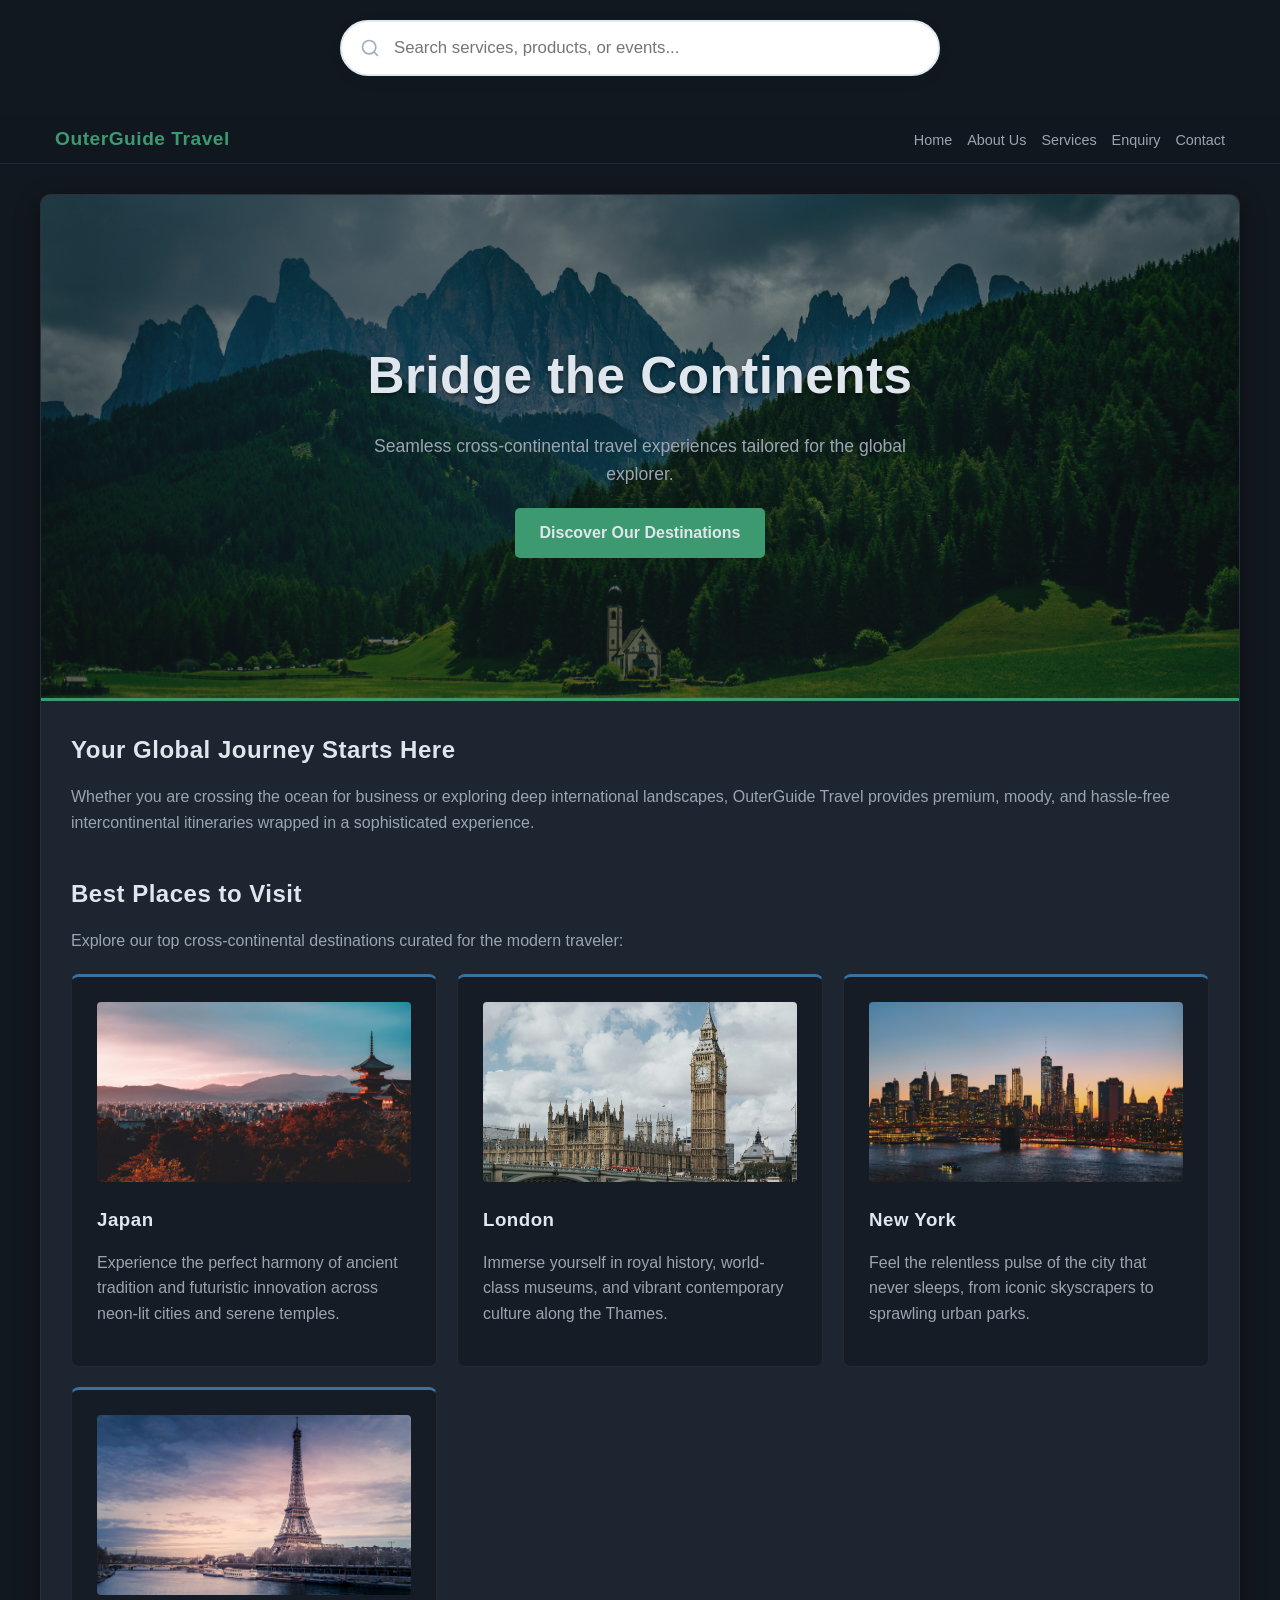
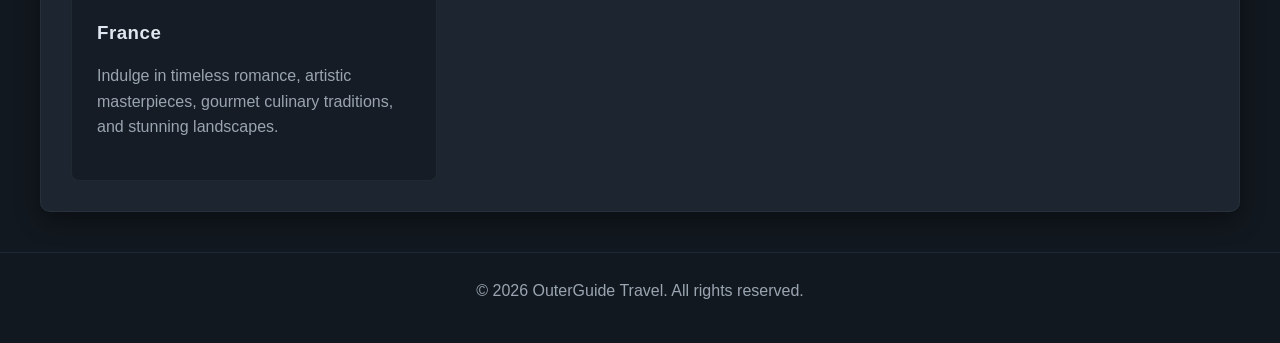
<file: index.html>
<!DOCTYPE html>
<html lang="en">
<head>
    <meta charset="UTF-8">
    <meta name="viewport" content="width=device-width, initial-scale=1.0">
    <title>OuterGuide Travel - Home</title>
    <!-- Linking external CSS -->
    <link rel="stylesheet" href="../Css/style.css">
</head>
<!-- Enhanced Search Bar -->
<div class="search-container">
    <svg class="search-icon" xmlns="http://www.w3.org/2000/svg" viewBox="0 0 24 24" fill="none" stroke="currentColor" stroke-width="2" stroke-linecap="round" stroke-linejoin="round">
        <circle cx="11" cy="11" r="8"></circle>
        <line x1="21" y1="21" x2="16.65" y2="16.65"></line>
    </svg>
    <input type="text" id="searchInput" placeholder="Search services, products, or events...">
</div>
<body>
    <header>
        <nav>
            <div class="logo">OuterGuide Travel</div>
            <ul>
                <li><a href="index.html">Home</a></li>
                <li><a href="about.html">About Us</a></li>
                <li><a href="services.html">Services</a></li>
                <li><a href="enquiries.html">Enquiry</a></li>
                <li><a href="contact.html">Contact</a></li>
            </ul>
        </nav>
    </header>

    <main>
        <!-- Hero Section -->
        <section class="hero">
            <h1>Bridge the Continents</h1>
            <p>Seamless cross-continental travel experiences tailored for the global explorer.</p>
            <a href="services.html" class="btn">Discover Our Destinations</a>
        </section>

        <!-- Intro Section -->
        <section class="intro">
            <h2>Your Global Journey Starts Here</h2>
            <p>Whether you are crossing the ocean for business or exploring deep international landscapes, OuterGuide Travel provides premium, moody, and hassle-free intercontinental itineraries wrapped in a sophisticated experience.</p>
        </section>

        <!-- Best Places to Visit Section -->
        <section class="destinations" style="margin-top: 40px;">
            <h2>Best Places to Visit</h2>
            <p>Explore our top cross-continental destinations curated for the modern traveler:</p>
            
            <div class="grid-container">
                <!-- Japan -->
                <div class="card destination-card">
                    <img src="../Images/japan.jpg" alt="Japan" style="width: 100%; height: 180px; object-fit: cover; border-radius: 4px; margin-bottom: 15px;">
                    <h3>Japan</h3>
                    <p>Experience the perfect harmony of ancient tradition and futuristic innovation across neon-lit cities and serene temples.</p>
                </div>

                <!-- London -->
                <div class="card destination-card">
                    <img src="../Images/london.jpg" alt="London" style="width: 100%; height: 180px; object-fit: cover; border-radius: 4px; margin-bottom: 15px;">
                    <h3>London</h3>
                    <p>Immerse yourself in royal history, world-class museums, and vibrant contemporary culture along the Thames.</p>
                </div>

                <!-- New York -->
                <div class="card destination-card">
                    <img src="../Images/new-york.jpg" alt="New York" style="width: 100%; height: 180px; object-fit: cover; border-radius: 4px; margin-bottom: 15px;">
                    <h3>New York</h3>
                    <p>Feel the relentless pulse of the city that never sleeps, from iconic skyscrapers to sprawling urban parks.</p>
                </div>

                <!-- France -->
                <div class="card destination-card">
                    <img src="../Images/france.jpg" alt="France" style="width: 100%; height: 180px; object-fit: cover; border-radius: 4px; margin-bottom: 15px;">
                    <h3>France</h3>
                    <p>Indulge in timeless romance, artistic masterpieces, gourmet culinary traditions, and stunning landscapes.</p>
                </div>
            </div>
        </section>
    </main>

    <footer>
        <p>&copy; 2026 OuterGuide Travel. All rights reserved.</p>
    </footer>
</body>
</html>
    <script src="script.js"></script>
</body>
</html>
</file>
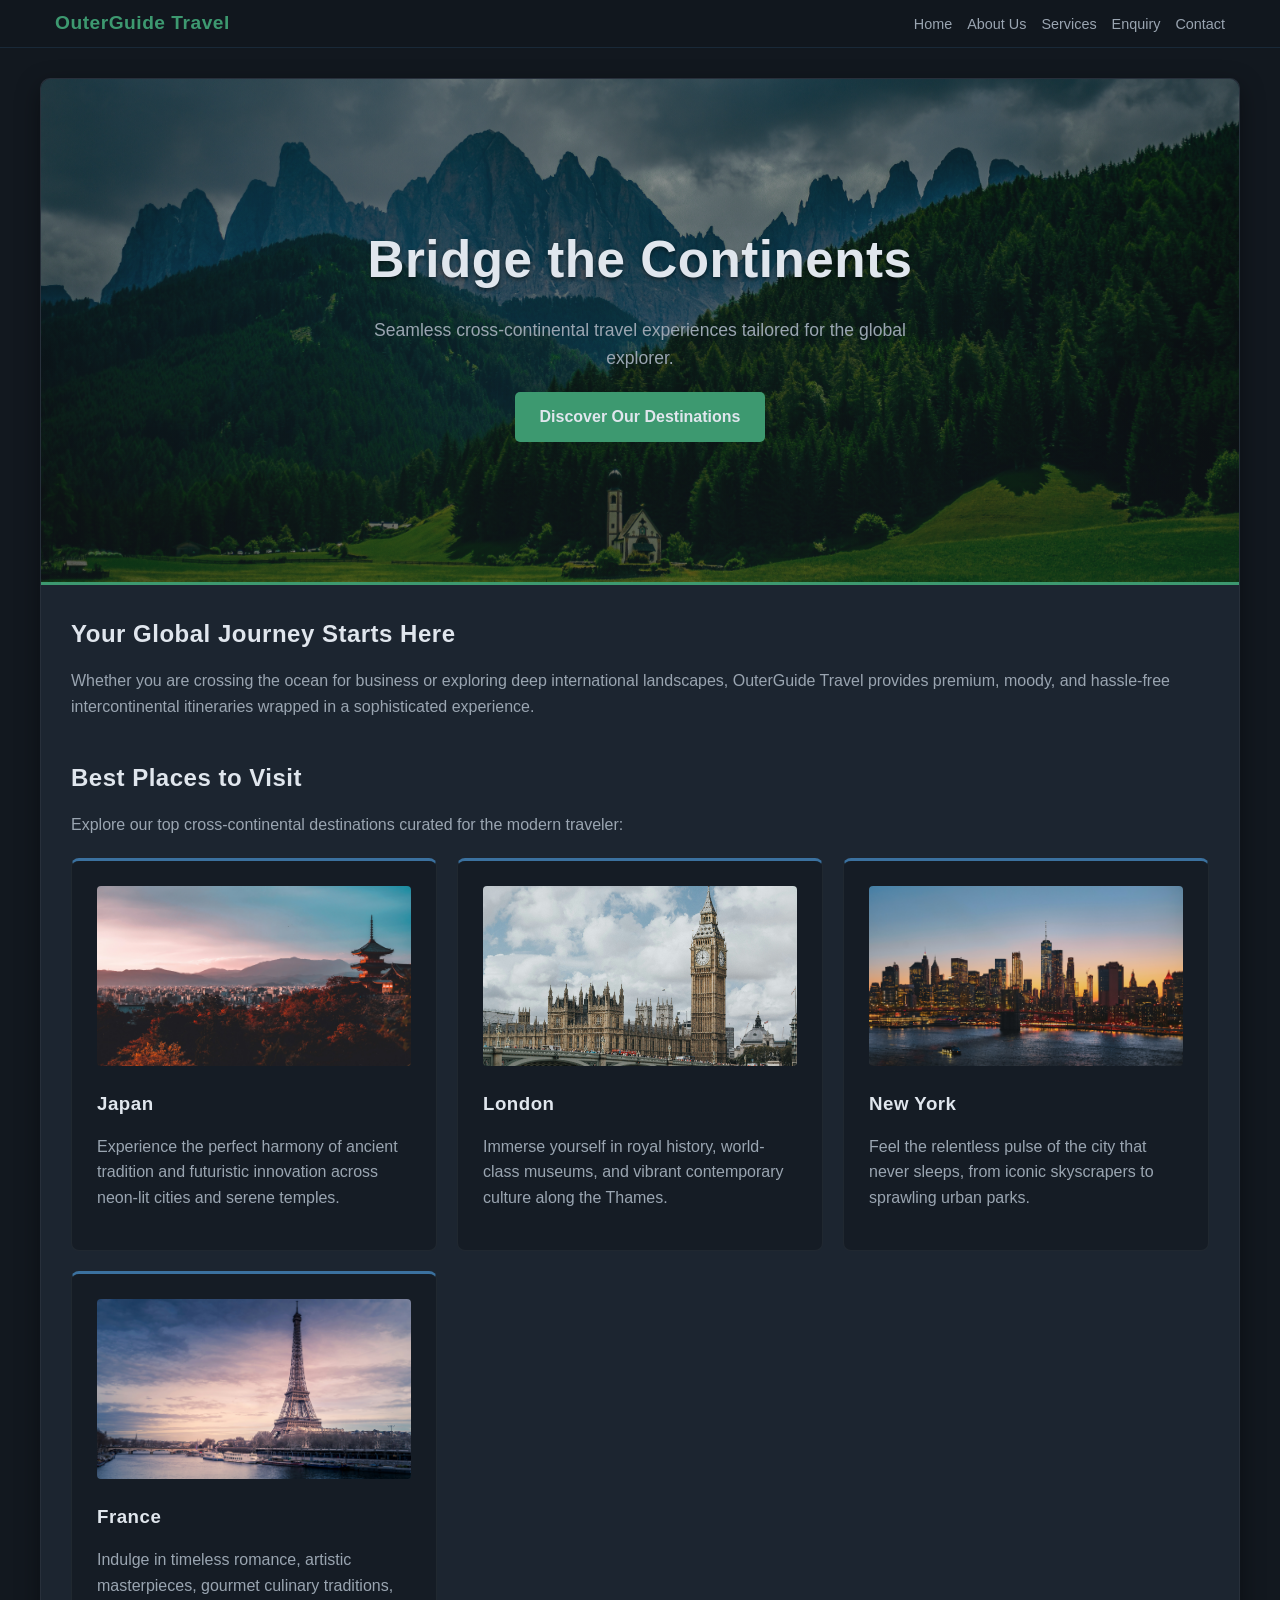
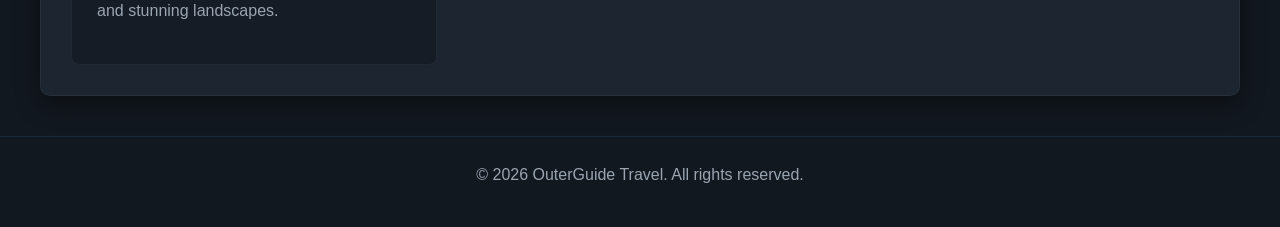
<file: OuterGuide/private/index.html>
<!DOCTYPE html>
<html lang="en">
<head>
    <meta charset="UTF-8">
    <meta name="viewport" content="width=device-width, initial-scale=1.0">
    <title>OuterGuide Travel - Home</title>
    <!-- Linking external CSS -->
    <link rel="stylesheet" href="../Css/style.css">
</head>
<body>
    <header>
        <nav>
            <div class="logo">OuterGuide Travel</div>
            <ul>
                <li><a href="index.html">Home</a></li>
                <li><a href="about.html">About Us</a></li>
                <li><a href="services.html">Services</a></li>
                <li><a href="enquiries.html">Enquiry</a></li>
                <li><a href="contact.html">Contact</a></li>
            </ul>
        </nav>
    </header>

    <main>
        <!-- Hero Section -->
        <section class="hero">
            <h1>Bridge the Continents</h1>
            <p>Seamless cross-continental travel experiences tailored for the global explorer.</p>
            <a href="services.html" class="btn">Discover Our Destinations</a>
        </section>

        <!-- Intro Section -->
        <section class="intro">
            <h2>Your Global Journey Starts Here</h2>
            <p>Whether you are crossing the ocean for business or exploring deep international landscapes, OuterGuide Travel provides premium, moody, and hassle-free intercontinental itineraries wrapped in a sophisticated experience.</p>
        </section>

        <!-- Best Places to Visit Section -->
        <section class="destinations" style="margin-top: 40px;">
            <h2>Best Places to Visit</h2>
            <p>Explore our top cross-continental destinations curated for the modern traveler:</p>
            
            <div class="grid-container">
                <!-- Japan -->
                <div class="card destination-card">
                    <img src="../Images/japan.jpg" alt="Japan" style="width: 100%; height: 180px; object-fit: cover; border-radius: 4px; margin-bottom: 15px;">
                    <h3>Japan</h3>
                    <p>Experience the perfect harmony of ancient tradition and futuristic innovation across neon-lit cities and serene temples.</p>
                </div>

                <!-- London -->
                <div class="card destination-card">
                    <img src="../Images/london.jpg" alt="London" style="width: 100%; height: 180px; object-fit: cover; border-radius: 4px; margin-bottom: 15px;">
                    <h3>London</h3>
                    <p>Immerse yourself in royal history, world-class museums, and vibrant contemporary culture along the Thames.</p>
                </div>

                <!-- New York -->
                <div class="card destination-card">
                    <img src="../Images/new-york.jpg" alt="New York" style="width: 100%; height: 180px; object-fit: cover; border-radius: 4px; margin-bottom: 15px;">
                    <h3>New York</h3>
                    <p>Feel the relentless pulse of the city that never sleeps, from iconic skyscrapers to sprawling urban parks.</p>
                </div>

                <!-- France -->
                <div class="card destination-card">
                    <img src="../Images/france.jpg" alt="France" style="width: 100%; height: 180px; object-fit: cover; border-radius: 4px; margin-bottom: 15px;">
                    <h3>France</h3>
                    <p>Indulge in timeless romance, artistic masterpieces, gourmet culinary traditions, and stunning landscapes.</p>
                </div>
            </div>
        </section>
    </main>

    <footer>
        <p>&copy; 2026 OuterGuide Travel. All rights reserved.</p>
    </footer>
</body>
</html>
</file>
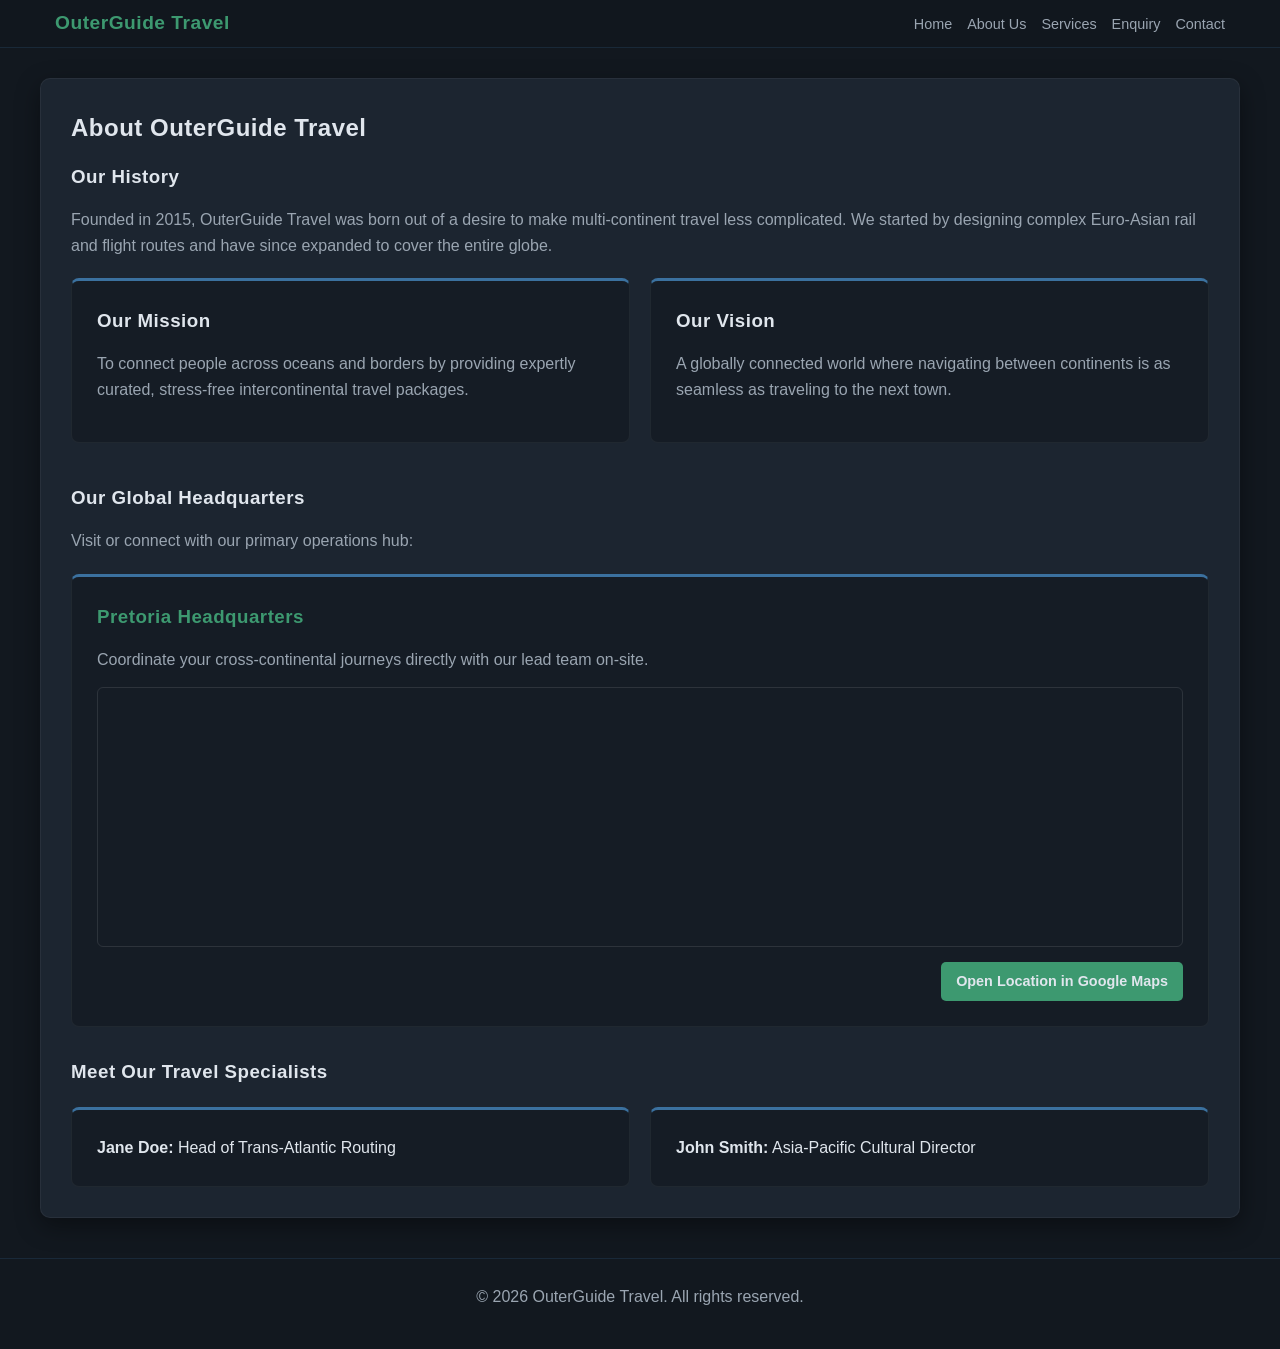
<file: about.html>
<!DOCTYPE html>
<html lang="en">
<head>
    <meta charset="UTF-8">
    <meta name="viewport" content="width=device-width, initial-scale=1.0">
    <title>OuterGuide Travel - About Us</title>
    <link rel="stylesheet" href="../Css/style.css">
</head>
<body>
    <header>
        <nav>
            <div class="logo">OuterGuide Travel</div>
            <ul>
                <li><a href="index.html">Home</a></li>
                <li><a href="about.html">About Us</a></li>
                <li><a href="services.html">Services</a></li>
                <li><a href="enquiries.html">Enquiry</a></li>
                <li><a href="contact.html">Contact</a></li>
            </ul>
        </nav>
    </header>

    <main>
        <h2>About OuterGuide Travel</h2>
        
        <section>
            <h3>Our History</h3>
            <p>Founded in 2015, OuterGuide Travel was born out of a desire to make multi-continent travel less complicated. We started by designing complex Euro-Asian rail and flight routes and have since expanded to cover the entire globe.</p>
        </section>

        <section class="grid-container">
            <div class="card">
                <h3>Our Mission</h3>
                <p>To connect people across oceans and borders by providing expertly curated, stress-free intercontinental travel packages.</p>
            </div>
            <div class="card">
                <h3>Our Vision</h3>
                <p>A globally connected world where navigating between continents is as seamless as traveling to the next town.</p>
            </div>
        </section>

        <!-- Headquarters Location & Map Section -->
        <section style="margin-top: 40px;">
            <h3>Our Global Headquarters</h3>
            <p>Visit or connect with our primary operations hub:</p>
            
            <div class="card" style="margin-top: 20px;">
                <h3 style="color: var(--primary-green);">Pretoria Headquarters</h3>
                <p>Coordinate your cross-continental journeys directly with our lead team on-site.</p>
                
                <!-- Interactive Embedded Map Container -->
                <div style="margin-top: 15px; border-radius: 6px; overflow: hidden; border: 1px solid rgba(255, 255, 255, 0.1);">
                    <iframe 
                        src="https://www.google.com/maps/embed?pb=!1m18!1m12!1m3!1d3592.8!2d28.2!3d-25.7!2m3!1f0!2f0!3f0!3m2!1i1024!2i768!4f13.1!3m3!1m2!1s0x0%3A0x0!2zMjXCsDQyJzAwLjAiUyAyOMKwMTInMDAuMCJF!5e0!3m2!1sen!2sza!4v1710000000000!5m2!1sen!2sza" 
                        width="100%" 
                        height="250" 
                        style="border:0;" 
                        allowfullscreen="" 
                        loading="lazy">
                    </iframe>
                </div>
                
                <!-- Optional direct link using your provided map share link -->
                <div style="margin-top: 15px; text-align: right;">
                    <a href="https://maps.app.goo.gl/orMYNFwPWMpBzc8D6" target="_blank" class="btn" style="padding: 8px 15px; font-size: 0.9rem;">Open Location in Google Maps</a>
                </div>
            </div>
        </section>

        <section style="margin-top: 30px;">
            <h3>Meet Our Travel Specialists</h3>
            <ul class="grid-container" style="list-style: none;">
                <li class="card"><strong>Jane Doe:</strong> Head of Trans-Atlantic Routing</li>
                <li class="card"><strong>John Smith:</strong> Asia-Pacific Cultural Director</li>
            </ul>
        </section>
    </main>

    <footer>
        <p>&copy; 2026 OuterGuide Travel. All rights reserved.</p>
    </footer>
</body>
</html>
</file>
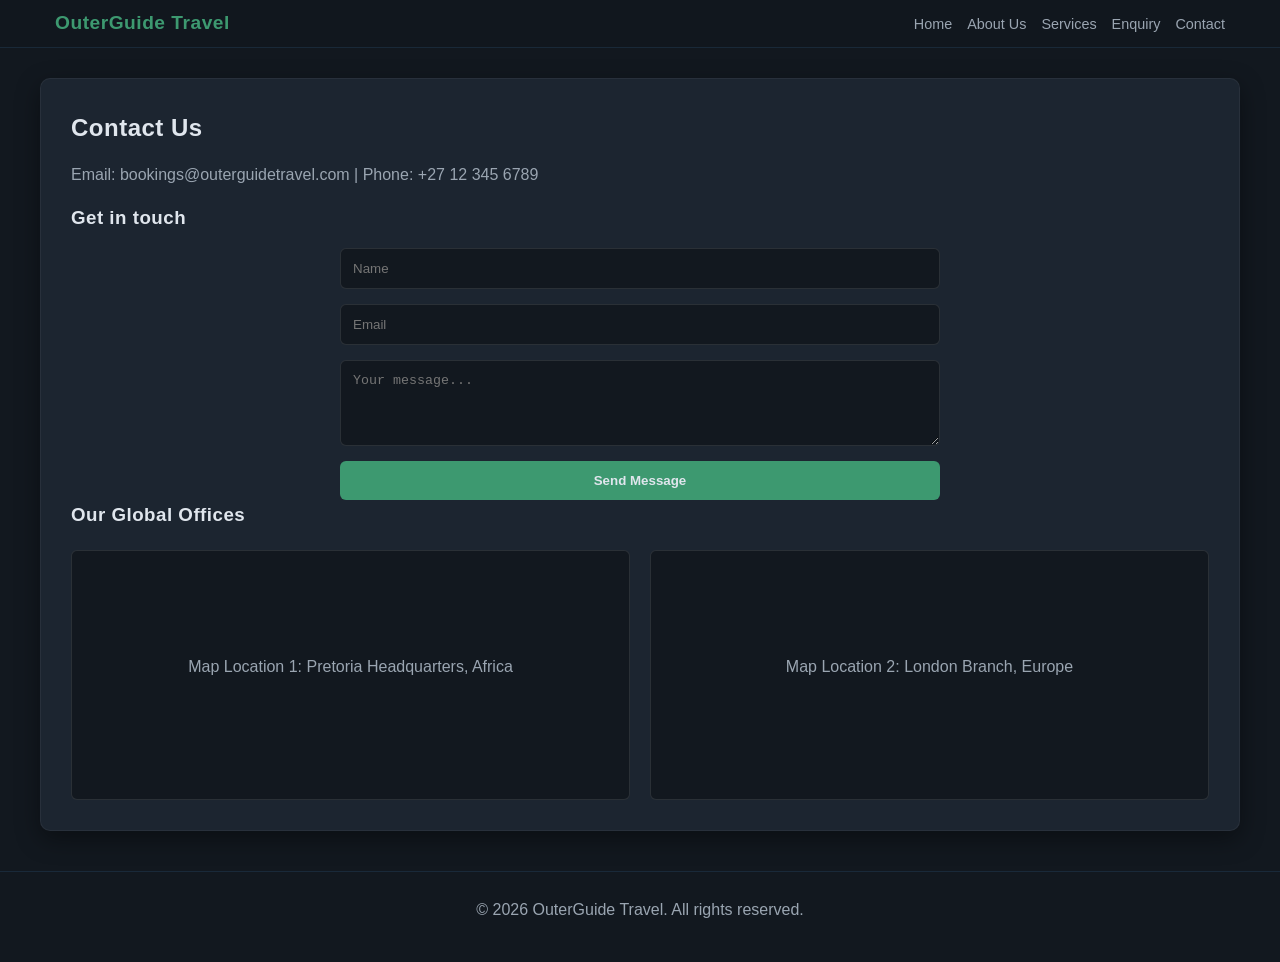
<file: contact.html>
<!DOCTYPE html>
<html lang="en">
<head>
    <meta charset="UTF-8">
    <meta name="viewport" content="width=device-width, initial-scale=1.0">
    <title>OuterGuide Travel - Contact</title>
    <link rel="stylesheet" href="../Css/style.css">
</head>
<body>
    <header>
        <nav>
            <div class="logo">OuterGuide Travel</div>
            <ul>
                <li><a href="index.html">Home</a></li>
                <li><a href="about.html">About Us</a></li>
                <li><a href="services.html">Services</a></li>
                <li><a href="enquiries.html">Enquiry</a></li>
                <li><a href="contact.html">Contact</a></li>
            </ul>
        </nav>
    </header>

    <main>
        <h2>Contact Us</h2>
        <p>Email: bookings@outerguidetravel.com | Phone: +27 12 345 6789</p>
        
        <section>
            <h3>Get in touch</h3>
            <form action="#" method="POST">
                <input type="text" placeholder="Name" required>
                <input type="email" placeholder="Email" required>
                <textarea placeholder="Your message..." rows="4" required></textarea>
                <button type="submit">Send Message</button>
            </form>
        </section>

        <section>
            <h3>Our Global Offices</h3>
            <div class="map-container">
                <div class="map">
                    <p>Map Location 1: Pretoria Headquarters, Africa</p>
                </div>
                <div class="map">
                    <p>Map Location 2: London Branch, Europe</p>
                </div>
            </div>
        </section>
    </main>

    <footer>
        <p>&copy; 2026 OuterGuide Travel. All rights reserved.</p>
    </footer>
</body>
</html>
</file>
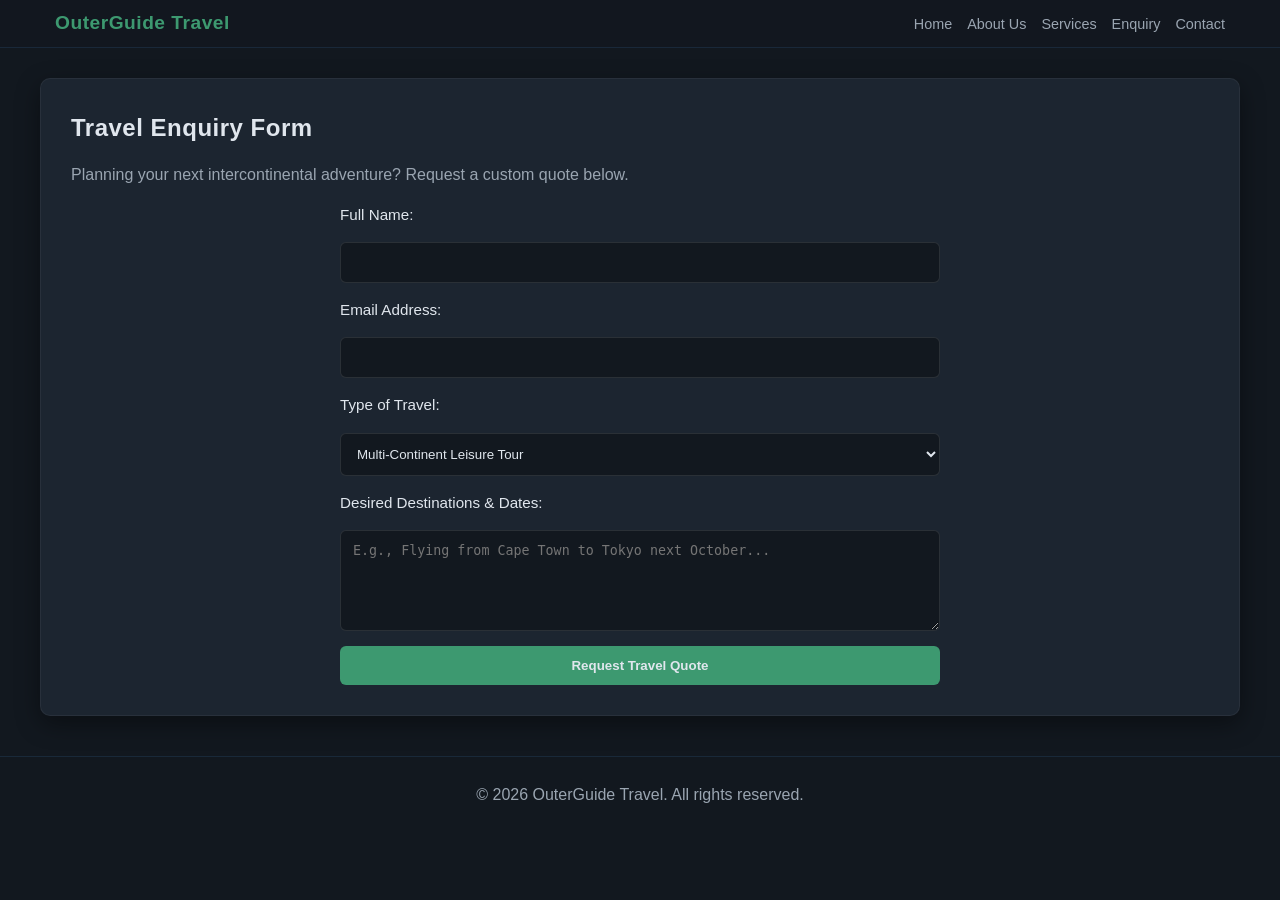
<file: enquiries.html>
<!DOCTYPE html>
<html lang="en">
<head>
    <meta charset="UTF-8">
    <meta name="viewport" content="width=device-width, initial-scale=1.0">
    <title>OuterGuide Travel - Enquiry</title>
    <link rel="stylesheet" href="../Css/style.css">
</head>
<body>
    <header>
        <nav>
            <div class="logo">OuterGuide Travel</div>
            <ul>
                <li><a href="index.html">Home</a></li>
                <li><a href="about.html">About Us</a></li>
                <li><a href="services.html">Services</a></li>
                <li><a href="enquiries.html">Enquiry</a></li>
                <li><a href="contact.html">Contact</a></li>
            </ul>
        </nav>
    </header>

    <main>
        <h2>Travel Enquiry Form</h2>
        <p>Planning your next intercontinental adventure? Request a custom quote below.</p>
        
        <form action="#" method="POST">
            <label for="name">Full Name:</label>
            <input type="text" id="name" name="name" required>

            <label for="email">Email Address:</label>
            <input type="email" id="email" name="email" required>

            <label for="interest">Type of Travel:</label>
            <select id="interest" name="interest">
                <option value="multi-continent">Multi-Continent Leisure Tour</option>
                <option value="corporate">Corporate Intercontinental Travel</option>
                <option value="visa-help">Visa & Routing Assistance Only</option>
            </select>

            <label for="message">Desired Destinations & Dates:</label>
            <textarea id="message" name="message" rows="5" placeholder="E.g., Flying from Cape Town to Tokyo next October..." required></textarea>

            <button type="submit">Request Travel Quote</button>
        </form>
    </main>

    <footer>
        <p>&copy; 2026 OuterGuide Travel. All rights reserved.</p>
    </footer>
</body>
</html>
</file>
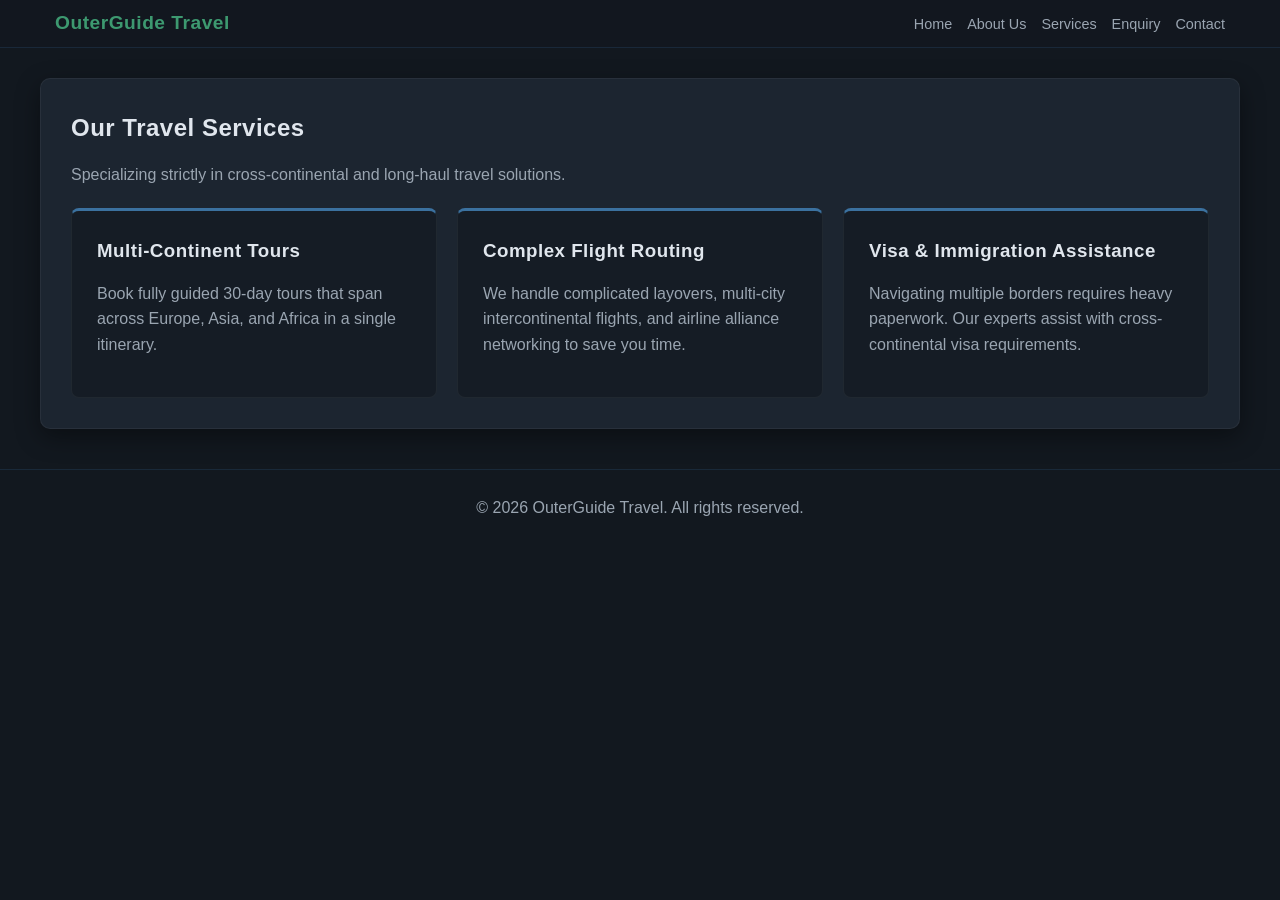
<file: services.html>
<!DOCTYPE html>
<html lang="en">
<head>
    <meta charset="UTF-8">
    <meta name="viewport" content="width=device-width, initial-scale=1.0">
    <title>OuterGuide Travel - Services</title>
    <link rel="stylesheet" href="../Css/style.css">
</head>
<body>
    <header>
        <nav>
            <div class="logo">OuterGuide Travel</div>
            <ul>
                <li><a href="index.html">Home</a></li>
                <li><a href="about.html">About Us</a></li>
                <li><a href="services.html">Services</a></li>
                <li><a href="enquiries.html">Enquiry</a></li>
                <li><a href="contact.html">Contact</a></li>
            </ul>
        </nav>
    </header>

    <main>
        <h2>Our Travel Services</h2>
        <p>Specializing strictly in cross-continental and long-haul travel solutions.</p>
        
        <div class="grid-container">
            <div class="card">
                <h3>Multi-Continent Tours</h3>
                <p>Book fully guided 30-day tours that span across Europe, Asia, and Africa in a single itinerary.</p>
            </div>
            <div class="card">
                <h3>Complex Flight Routing</h3>
                <p>We handle complicated layovers, multi-city intercontinental flights, and airline alliance networking to save you time.</p>
            </div>
            <div class="card">
                <h3>Visa & Immigration Assistance</h3>
                <p>Navigating multiple borders requires heavy paperwork. Our experts assist with cross-continental visa requirements.</p>
            </div>
        </div>
    </main>

    <footer>
        <p>&copy; 2026 OuterGuide Travel. All rights reserved.</p>
    </footer>
</body>
</html>
</file>
<file: Css/style.css>
/* =========================================================
   BASE STYLES & RESET (Dark & Warm Aesthetic)
   ========================================================= */
* {
    margin: 0;
    padding: 0;
    box-sizing: border-box;
}

:root {
    /* Dark, Warm, High-Contrast Color Palette */
    --bg-dark: #12181f;           /* Deep charcoal/navy background */
    --card-dark: #1c2530;         /* Slightly lighter container tone */
    --primary-blue: #3b719f;      /* Muted, elegant warm blue */
    --primary-green: #3d9970;     /* Deep atmospheric emerald green */
    --text-light: #e0e6ed;        /* Soft warm off-white for readability */
    --text-muted: #9aa5b1;        /* Muted gray-blue for secondary text */
    --accent-gold: #d4af37;       /* Warm subtle accent */
}

body {
    font-family: 'Segoe UI', Tahoma, Geneva, Verdana, sans-serif;
    line-height: 1.6;
    color: var(--text-light);
    background-color: var(--bg-dark);
}

/* =========================================================
   TYPOGRAPHY
   ========================================================= */
h1, h2, h3 {
    margin-bottom: 15px;
    color: var(--text-light);
    letter-spacing: 0.5px;
}

p {
    margin-bottom: 15px;
    color: var(--text-muted);
}

a {
    text-decoration: none;
    color: var(--text-light);
}

/* =========================================================
   LAYOUT & COMPACT HEADER/NAVIGATION
   ========================================================= */
header {
    background-color: rgba(18, 24, 31, 0.95);
    border-bottom: 1px solid rgba(59, 113, 159, 0.2);
    position: sticky;
    top: 0;
    z-index: 1000;
    padding: 0.5rem 0;
}

nav {
    display: flex;
    justify-content: space-between;
    align-items: center;
    max-width: 1200px;
    margin: 0 auto;
    padding: 0 15px;
}

nav .logo {
    font-size: 1.2rem;
    font-weight: bold;
    color: var(--primary-green);
    letter-spacing: 0.5px;
}

nav ul {
    list-style: none;
    display: flex;
    gap: 15px;
}

nav ul li a {
    color: var(--text-muted);
    font-size: 0.9rem;
    transition: color 0.3s ease;
}

nav ul li a:hover {
    color: var(--primary-green);
}

main {
    max-width: 1200px;
    margin: 30px auto;
    padding: 30px;
    background-color: var(--card-dark);
    border-radius: 10px;
    box-shadow: 0 8px 24px rgba(0, 0, 0, 0.4);
    border: 1px solid rgba(255, 255, 255, 0.05);
}

/* =========================================================
   HERO SECTION (index.html) - Brighter & More Visible
   ========================================================= */
.hero {
    /* Lighter overlay opacity so hero-shot.jpg is much clearer and more visible */
    background-image: linear-gradient(rgba(18, 24, 31, 0.45), rgba(28, 37, 48, 0.45)), url('../Images/hero-shot.jpg');
    background-size: cover;
    background-position: center;
    color: var(--text-light);
    text-align: center;
    padding: 140px 20px;
    margin: -30px -30px 30px -30px;
    border-radius: 10px 10px 0 0;
    border-bottom: 3px solid var(--primary-green);
}

.hero h1 {
    color: var(--text-light);
    font-size: 3.2rem;
    text-shadow: 0 2px 4px rgba(0,0,0,0.5);
}

.hero p {
    color: var(--text-muted);
    font-size: 1.1rem;
    max-width: 600px;
    margin: 0 auto 20px auto;
}

/* Buttons with plane.png cursor */
.btn {
    display: inline-block;
    background-color: var(--primary-green);
    color: var(--text-light);
    padding: 12px 25px;
    border-radius: 5px;
    font-weight: 600;
    transition: background-color 0.3s ease, transform 0.2s ease;
    cursor: url('../Images/plane.png'), pointer;
}

.btn:hover {
    background-color: var(--primary-blue);
    transform: translateY(-2px);
}

/* =========================================================
   GRID LAYOUTS & CARDS
   ========================================================= */
.grid-container {
    display: grid;
    grid-template-columns: repeat(auto-fit, minmax(300px, 1fr));
    gap: 20px;
    margin-top: 20px;
}

.card {
    background: rgba(18, 24, 31, 0.6);
    border: 1px solid rgba(255, 255, 255, 0.05);
    padding: 25px;
    border-radius: 8px;
    border-top: 3px solid var(--primary-blue);
    transition: transform 0.3s ease;
}

.card:hover {
    transform: translateY(-4px);
    border-color: var(--primary-green);
}

.card h3 {
    color: var(--text-light);
}

/* Forms */
form {
    display: flex;
    flex-direction: column;
    gap: 15px;
    max-width: 600px;
    margin: 0 auto;
}

label {
    color: var(--text-light);
    font-size: 0.95rem;
}

form input, form select, form textarea {
    padding: 12px;
    background-color: var(--bg-dark);
    border: 1px solid rgba(255, 255, 255, 0.1);
    color: var(--text-light);
    border-radius: 6px;
}

form input:focus, form select:focus, form textarea:focus {
    outline: none;
    border-color: var(--primary-green);
}

form button {
    background-color: var(--primary-green);
    color: var(--text-light);
    padding: 12px;
    border: none;
    border-radius: 6px;
    font-weight: bold;
    transition: background-color 0.3s ease;
    cursor: url('../Images/plane.png'), pointer;
}

form button:hover {
    background-color: var(--primary-blue);
}

/* Map Containers */
.map-container {
    display: flex;
    gap: 20px;
    flex-wrap: wrap;
    margin-top: 20px;
}

.map {
    flex: 1;
    min-width: 300px;
    height: 250px;
    background-color: var(--bg-dark);
    border: 1px solid rgba(255, 255, 255, 0.1);
    border-radius: 6px;
    display: flex;
    align-items: center;
    justify-content: center;
    color: var(--text-muted);
}

/* =========================================================
   FOOTER
   ========================================================= */
footer {
    text-align: center;
    padding: 25px;
    background-color: var(--bg-dark);
    color: var(--text-muted);
    border-top: 1px solid rgba(59, 113, 159, 0.2);
    margin-top: 40px;
}

/* =========================================================
   RESPONSIVE DESIGN (Optimized Mobile Nav)
   ========================================================= */
@media (max-width: 768px) {
    header {
        padding: 8px 0;
    }

    nav {
        flex-direction: row;
        justify-content: space-between;
        align-items: center;
    }
    
    nav ul {
        gap: 10px;
    }

    nav ul li a {
        font-size: 0.8rem;
        padding: 4px 4px;
    }
    
    .hero {
        padding: 80px 20px;
        margin: -20px -20px 20px -20px;
    }

    .hero h1 {
        font-size: 2.2rem;
    }
}
/* Lightbox Styles */
.lightbox-overlay {
    display: none;
    position: fixed;
    z-index: 1000;
    left: 0;
    top: 0;
    width: 100%;
    height: 100%;
    background-color: rgba(0, 0, 0, 0.8);
    justify-content: center;
    align-items: center;
}

.lightbox-content {
    position: relative;
    max-width: 80%;
    max-height: 80vh;
}

.lightbox-img {
    width: 100%;
    height: auto;
    border-radius: 4px;
}

.lightbox-close {
    position: absolute;
    top: -40px;
    right: 0;
    color: #fff;
    font-size: 35px;
    font-weight: bold;
    cursor: pointer;
}
/* Container wrapper to center and give width */
.search-container {
    position: relative;
    max-width: 600px;
    margin: 20px auto 40px auto; /* Centers on page with spacing top/bottom */
}

/* The Search Input Box */
.search-container input[type="text"] {
    width: 100%;
    padding: 16px 20px 16px 52px; /* Extra left padding to make space for the icon */
    font-size: 1.05rem;
    font-family: inherit;
    color: #2d3748;
    background-color: #ffffff;
    border: 2px solid #e2e8f0;
    border-radius: 50px; /* Fully rounded pill shape */
    box-shadow: 0 4px 15px rgba(0, 0, 0, 0.05); /* Subtle shadow for depth */
    transition: all 0.3s ease;
    outline: none;
}

/* Search Icon Positioning */
.search-container .search-icon {
    position: absolute;
    left: 20px;
    top: 50%;
    transform: translateY(-50%);
    width: 20px;
    height: 20px;
    color: #a0aec0;
    pointer-events: none;
    transition: color 0.3s ease;
}

/* Hover Effect */
.search-container input[type="text"]:hover {
    border-color: #cbd5e0;
    box-shadow: 0 6px 20px rgba(0, 0, 0, 0.08);
}

/* Active / Focus State (When clicked) */
.search-container input[type="text"]:focus {
    border-color: #3182ce; /* Vibrant accent border */
    box-shadow: 0 0 0 4px rgba(49, 130, 206, 0.15), 0 8px 25px rgba(0, 0, 0, 0.1);
}

/* Change icon color when search bar is focused */
.search-container input[type="text"]:focus + .search-icon,
.search-container:focus-within .search-icon {
    color: #3182ce;
}
</file>
<file: OuterGuide/Css/style.css>
/* =========================================================
   BASE STYLES & RESET (Dark & Warm Aesthetic)
   ========================================================= */
* {
    margin: 0;
    padding: 0;
    box-sizing: border-box;
}

:root {
    /* Dark, Warm, High-Contrast Color Palette */
    --bg-dark: #12181f;           /* Deep charcoal/navy background */
    --card-dark: #1c2530;         /* Slightly lighter container tone */
    --primary-blue: #3b719f;      /* Muted, elegant warm blue */
    --primary-green: #3d9970;     /* Deep atmospheric emerald green */
    --text-light: #e0e6ed;        /* Soft warm off-white for readability */
    --text-muted: #9aa5b1;        /* Muted gray-blue for secondary text */
    --accent-gold: #d4af37;       /* Warm subtle accent */
}

body {
    font-family: 'Segoe UI', Tahoma, Geneva, Verdana, sans-serif;
    line-height: 1.6;
    color: var(--text-light);
    background-color: var(--bg-dark);
}

/* =========================================================
   TYPOGRAPHY
   ========================================================= */
h1, h2, h3 {
    margin-bottom: 15px;
    color: var(--text-light);
    letter-spacing: 0.5px;
}

p {
    margin-bottom: 15px;
    color: var(--text-muted);
}

a {
    text-decoration: none;
    color: var(--text-light);
}

/* =========================================================
   LAYOUT & COMPACT HEADER/NAVIGATION
   ========================================================= */
header {
    background-color: rgba(18, 24, 31, 0.95);
    border-bottom: 1px solid rgba(59, 113, 159, 0.2);
    position: sticky;
    top: 0;
    z-index: 1000;
    padding: 0.5rem 0;
}

nav {
    display: flex;
    justify-content: space-between;
    align-items: center;
    max-width: 1200px;
    margin: 0 auto;
    padding: 0 15px;
}

nav .logo {
    font-size: 1.2rem;
    font-weight: bold;
    color: var(--primary-green);
    letter-spacing: 0.5px;
}

nav ul {
    list-style: none;
    display: flex;
    gap: 15px;
}

nav ul li a {
    color: var(--text-muted);
    font-size: 0.9rem;
    transition: color 0.3s ease;
}

nav ul li a:hover {
    color: var(--primary-green);
}

main {
    max-width: 1200px;
    margin: 30px auto;
    padding: 30px;
    background-color: var(--card-dark);
    border-radius: 10px;
    box-shadow: 0 8px 24px rgba(0, 0, 0, 0.4);
    border: 1px solid rgba(255, 255, 255, 0.05);
}

/* =========================================================
   HERO SECTION (index.html) - Brighter & More Visible
   ========================================================= */
.hero {
    /* Lighter overlay opacity so hero-shot.jpg is much clearer and more visible */
    background-image: linear-gradient(rgba(18, 24, 31, 0.45), rgba(28, 37, 48, 0.45)), url('../Images/hero-shot.jpg');
    background-size: cover;
    background-position: center;
    color: var(--text-light);
    text-align: center;
    padding: 140px 20px;
    margin: -30px -30px 30px -30px;
    border-radius: 10px 10px 0 0;
    border-bottom: 3px solid var(--primary-green);
}

.hero h1 {
    color: var(--text-light);
    font-size: 3.2rem;
    text-shadow: 0 2px 4px rgba(0,0,0,0.5);
}

.hero p {
    color: var(--text-muted);
    font-size: 1.1rem;
    max-width: 600px;
    margin: 0 auto 20px auto;
}

.btn {
    display: inline-block;
    background-color: var(--primary-green);
    color: var(--text-light);
    padding: 12px 25px;
    border-radius: 5px;
    font-weight: 600;
    transition: background-color 0.3s ease, transform 0.2s ease;
}

.btn:hover {
    background-color: var(--primary-blue);
    transform: translateY(-2px);
}

/* =========================================================
   GRID LAYOUTS & CARDS
   ========================================================= */
.grid-container {
    display: grid;
    grid-template-columns: repeat(auto-fit, minmax(300px, 1fr));
    gap: 20px;
    margin-top: 20px;
}

.card {
    background: rgba(18, 24, 31, 0.6);
    border: 1px solid rgba(255, 255, 255, 0.05);
    padding: 25px;
    border-radius: 8px;
    border-top: 3px solid var(--primary-blue);
    transition: transform 0.3s ease;
}

.card:hover {
    transform: translateY(-4px);
    border-color: var(--primary-green);
}

.card h3 {
    color: var(--text-light);
}

/* Forms */
form {
    display: flex;
    flex-direction: column;
    gap: 15px;
    max-width: 600px;
    margin: 0 auto;
}

label {
    color: var(--text-light);
    font-size: 0.95rem;
}

form input, form select, form textarea {
    padding: 12px;
    background-color: var(--bg-dark);
    border: 1px solid rgba(255, 255, 255, 0.1);
    color: var(--text-light);
    border-radius: 6px;
}

form input:focus, form select:focus, form textarea:focus {
    outline: none;
    border-color: var(--primary-green);
}

form button {
    background-color: var(--primary-green);
    color: var(--text-light);
    padding: 12px;
    border: none;
    cursor: pointer;
    border-radius: 6px;
    font-weight: bold;
    transition: background-color 0.3s ease;
}

form button:hover {
    background-color: var(--primary-blue);
}

/* Map Containers */
.map-container {
    display: flex;
    gap: 20px;
    flex-wrap: wrap;
    margin-top: 20px;
}

.map {
    flex: 1;
    min-width: 300px;
    height: 250px;
    background-color: var(--bg-dark);
    border: 1px solid rgba(255, 255, 255, 0.1);
    border-radius: 6px;
    display: flex;
    align-items: center;
    justify-content: center;
    color: var(--text-muted);
}

/* =========================================================
   FOOTER
   ========================================================= */
footer {
    text-align: center;
    padding: 25px;
    background-color: var(--bg-dark);
    color: var(--text-muted);
    border-top: 1px solid rgba(59, 113, 159, 0.2);
    margin-top: 40px;
}

/* =========================================================
   RESPONSIVE DESIGN (Optimized Mobile Nav)
   ========================================================= */
@media (max-width: 768px) {
    header {
        padding: 8px 0;
    }

    nav {
        flex-direction: row;
        justify-content: space-between;
        align-items: center;
    }
    
    nav ul {
        gap: 10px;
    }

    nav ul li a {
        font-size: 0.8rem;
        padding: 4px 4px;
    }
    
    .hero {
        padding: 80px 20px;
        margin: -20px -20px 20px -20px;
    }

    .hero h1 {
        font-size: 2.2rem;
    }
}
</file>
